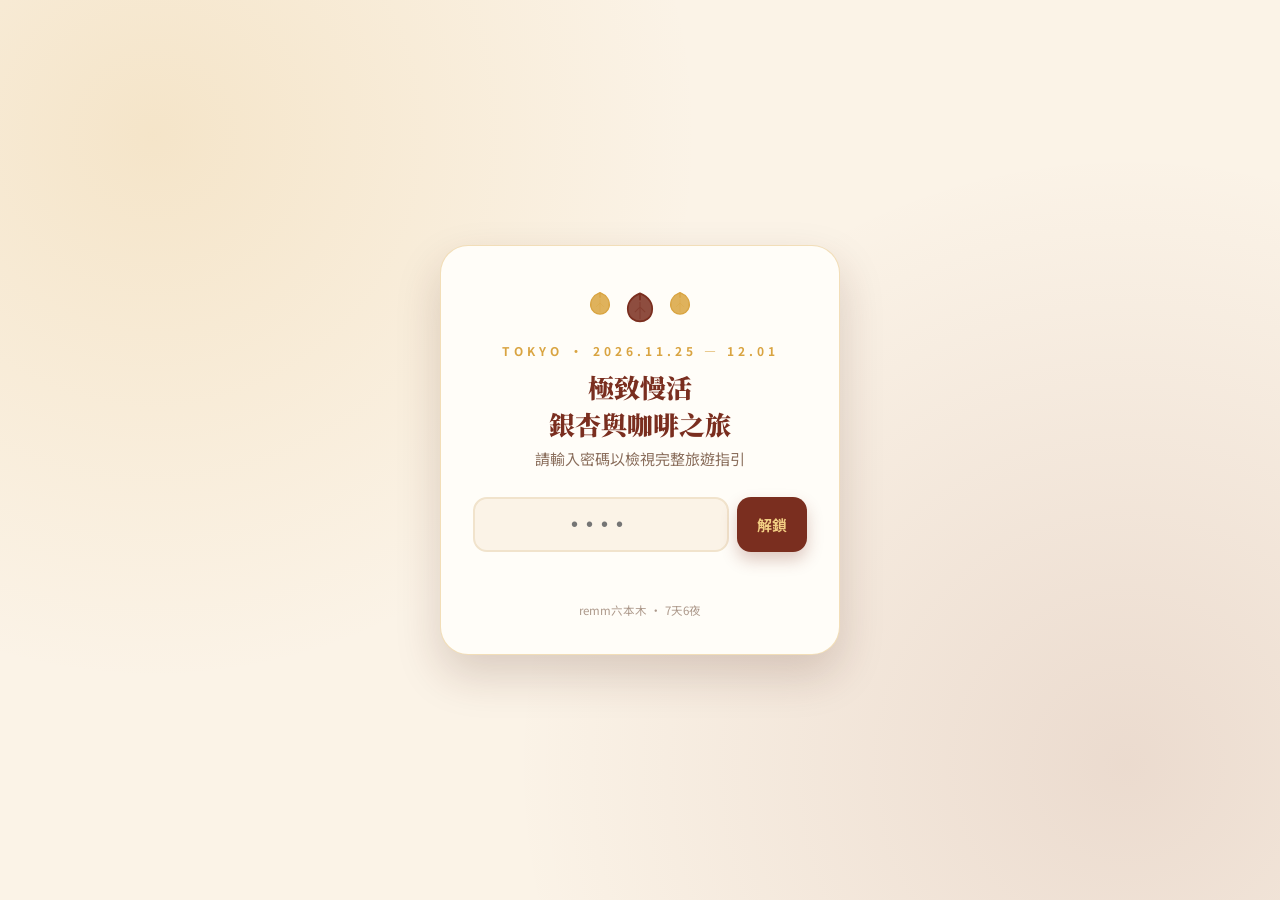
<file: index.html>
<!DOCTYPE html>
<html lang="zh-Hant">
<head>
<meta charset="UTF-8">
<meta name="viewport" content="width=device-width, initial-scale=1.0, maximum-scale=1.0">
<title>極致慢活・銀杏與咖啡之旅｜東京 7 天 6 夜</title>
<link rel="preconnect" href="https://fonts.googleapis.com">
<link rel="preconnect" href="https://fonts.gstatic.com" crossorigin>
<link href="https://fonts.googleapis.com/css2?family=Noto+Serif+TC:wght@500;700;900&family=Noto+Sans+TC:wght@400;500;700&display=swap" rel="stylesheet">
<link rel="stylesheet" href="style.css">
</head>
<body>

<!-- ===================== LOADING ===================== -->
<div id="loadingMsg">
  <span class="leaf" style="display:inline-block;"><svg width="40" height="40" viewBox="0 0 40 40" fill="none"><path d="M20 4 C10 8 4 16 6 26 C7.5 33 14 37 20 37 C26 37 32.5 33 34 26 C36 16 30 8 20 4 Z" stroke="#D9A441" stroke-width="2" fill="#D9A441" fill-opacity="0.85"/></svg></span>
  <p>資料載入中…</p>
</div>
<div id="loadErr"><p></p></div>

<!-- ===================== LOCK SCREEN ===================== -->
<div id="lockScreen" style="display:none;">
  <div class="lock-card">
    <div class="leaf-row" id="lockLeaves"></div>
    <div class="lock-eyebrow" id="lockEyebrow"></div>
    <h1 class="lock-title" id="lockTitle"></h1>
    <p class="lock-sub">請輸入密碼以檢視完整旅遊指引</p>
    <div class="lock-input-wrap">
      <input id="pwInput" type="password" inputmode="numeric" maxlength="4" placeholder="••••">
      <button id="unlockBtn">解鎖</button>
    </div>
    <div class="lock-error" id="lockError"></div>
    <div class="lock-hint" id="lockHint"></div>
  </div>
</div>

<!-- ===================== APP ===================== -->
<div id="app">
  <div class="app-header">
    <div class="app-header-inner">
      <div class="app-eyebrow" id="headerEyebrow"></div>
      <h1 class="app-title" id="headerTitle"></h1>
      <div class="app-dates" id="headerDates"></div>
    </div>
  </div>

  <div class="container">

    <!-- 行程 -->
    <div class="panel active" id="panel-itinerary">
      <div class="day-selector" id="daySelector"></div>
      <div id="dayThemeWrap"></div>
      <div class="timeline" id="dayTimeline"></div>
    </div>

    <!-- 花費 -->
    <div class="panel" id="panel-budget">
      <div class="section-head">
        <div class="section-eyebrow">Budget</div>
        <h2 class="section-title">預估／實際花費</h2>
      </div>
      <div class="budget-summary">
        <div class="sbox"><div class="slabel">預估總計</div><div class="sval" id="estTotal">¥0</div></div>
        <div class="sbox total"><div class="slabel">實際總計</div><div class="sval" id="actTotal">¥0</div></div>
      </div>
      <div id="budgetRows"></div>
      <button class="add-row-btn" id="addBudgetRow">＋ 新增花費項目</button>
      <div class="data-io-row" style="margin-top:16px;">
        <button class="io-btn primary" id="exportBudget">⬇ 匯出花費 JSON</button>
        <label class="io-btn">⬆ 匯入花費 JSON<input type="file" id="importBudgetFile" accept="application/json"></label>
      </div>
      <div class="io-note">匯出的檔案可作為備份，或之後手動更新回你的 GitHub repo</div>
    </div>

    <!-- 注意事項 -->
    <div class="panel" id="panel-notes">
      <div class="section-head">
        <div class="section-eyebrow">Important</div>
        <h2 class="section-title">注意事項</h2>
      </div>
      <div id="notesWrap"></div>
    </div>

    <!-- 備案 -->
    <div class="panel" id="panel-backup">
      <div class="section-head">
        <div class="section-eyebrow">Rain Backup</div>
        <h2 class="section-title">☔ 備案選項</h2>
      </div>
      <div id="backupWrap"></div>
    </div>

    <!-- 待辦 -->
    <div class="panel" id="panel-todo">
      <div class="section-head">
        <div class="section-eyebrow">Checklist</div>
        <h2 class="section-title">待辦事項</h2>
      </div>
      <div class="todo-add">
        <input id="todoInput" placeholder="新增待辦事項…">
        <button id="todoAddBtn">＋</button>
      </div>
      <div id="todoList"></div>
      <div class="data-io-row" style="margin-top:16px;">
        <button class="io-btn primary" id="exportTodo">⬇ 匯出待辦 JSON</button>
        <label class="io-btn">⬆ 匯入待辦 JSON<input type="file" id="importTodoFile" accept="application/json"></label>
      </div>
      <div class="io-note">匯出的檔案可作為備份，或之後手動更新回你的 GitHub repo</div>
    </div>

  </div>
</div>

<!-- ===================== BOTTOM NAV ===================== -->
<div class="bottom-nav" id="bottomNav" style="display:none;">
  <div class="bottom-nav-inner">
    <button class="nav-btn active" data-panel="itinerary"><span class="nicon">🗓️</span>行程</button>
    <button class="nav-btn" data-panel="budget"><span class="nicon">💰</span>花費</button>
    <button class="nav-btn" data-panel="notes"><span class="nicon">📌</span>注意事項</button>
    <button class="nav-btn" data-panel="backup"><span class="nicon">☔</span>備案</button>
    <button class="nav-btn" data-panel="todo"><span class="nicon">✅</span>待辦</button>
  </div>
</div>

<script src="assets/app.js"></script>
</body>
</html>
</file>
<file: style.css>
:root{
  --cream:#FBF3E7;
  --cream-deep:#F1E3CC;
  --paper:#FFFDF8;
  --ink:#4A3428;
  --ink-soft:#8A6E5C;
  --maple:#7A2E1F;
  --maple-deep:#4A1B12;
  --gold:#D9A441;
  --gold-light:#F1CD82;
  --terracotta:#C97B4A;
  --white:#FFFFFF;
  --cat-transport:#7593B0;
  --cat-sight:#C99A3A;
  --cat-food:#B5533C;
  --cat-shop:#B06A8F;
  --cat-rest:#7C9473;
  --shadow: 0 6px 18px rgba(122,46,31,0.10);
  --radius: 18px;
}
*{box-sizing:border-box; -webkit-tap-highlight-color:transparent;}
html,body{margin:0;padding:0;}
body{
  font-family:'Noto Sans TC', sans-serif;
  background:var(--cream);
  color:var(--ink);
  min-height:100vh;
  overflow-x:hidden;
}
h1,h2,h3,.serif{font-family:'Noto Serif TC', serif;}
button{font-family:inherit; cursor:pointer;}
a{color:inherit;}

/* ---------- decorative leaf ---------- */
.leaf{display:inline-block;}
.leaf svg{display:block;}

/* ---------- LOCK SCREEN ---------- */
#lockScreen{
  position:fixed; inset:0; z-index:50;
  display:flex; align-items:center; justify-content:center;
  background:
    radial-gradient(circle at 12% 15%, rgba(217,164,65,0.18), transparent 40%),
    radial-gradient(circle at 88% 85%, rgba(122,46,31,0.12), transparent 45%),
    var(--cream);
  padding:24px;
}
.lock-card{
  width:100%; max-width:400px;
  background:var(--paper);
  border-radius:28px;
  padding:44px 32px 36px;
  text-align:center;
  box-shadow:0 20px 45px rgba(74,27,18,0.18);
  border:1px solid rgba(217,164,65,0.35);
  position:relative;
}
.lock-card .leaf-row{display:flex; justify-content:center; gap:10px; margin-bottom:18px;}
.lock-eyebrow{
  font-size:12px; letter-spacing:4px; color:var(--gold); font-weight:700;
  text-transform:uppercase; margin-bottom:10px;
}
.lock-title{
  font-size:26px; font-weight:900; color:var(--maple); line-height:1.4; margin:0 0 6px;
}
.lock-sub{font-size:15px; color:var(--ink-soft); margin:0 0 28px;}
.lock-input-wrap{display:flex; gap:8px; margin-bottom:10px;}
#pwInput{
  flex:1; min-width:0; padding:14px 16px; border-radius:14px;
  border:2px solid var(--cream-deep); background:var(--cream);
  font-size:20px; letter-spacing:8px; text-align:center; color:var(--maple);
  outline:none; transition:border-color .2s;
}
#pwInput:focus{border-color:var(--gold);}
#unlockBtn{
  padding:14px 20px; border-radius:14px; border:none;
  background:var(--maple); color:var(--gold-light); font-weight:700; font-size:15px;
  box-shadow:0 8px 16px rgba(122,46,31,0.25);
}
#unlockBtn:active{transform:translateY(1px);}
.lock-error{height:18px; font-size:12.5px; color:#B5533C; font-weight:700; margin-top:4px;}
.lock-hint{margin-top:22px; font-size:11.5px; color:var(--ink-soft); opacity:.7;}

/* ---------- APP SHELL ---------- */
#app{display:none; min-height:100vh; padding-bottom:88px;}
#app.unlocked{display:block;}

.app-header{
  background:linear-gradient(135deg, var(--maple) 0%, var(--maple-deep) 100%);
  color:var(--white); padding:22px 20px 26px;
  border-radius:0 0 28px 28px;
  position:relative; overflow:hidden;
}
.app-header::before{
  content:""; position:absolute; right:-30px; top:-40px; width:150px; height:150px;
  border-radius:50%; background:rgba(217,164,65,0.18);
}
.app-header::after{
  content:""; position:absolute; left:-40px; bottom:-50px; width:120px; height:120px;
  border-radius:50%; background:rgba(217,164,65,0.10);
}
.app-header-inner{position:relative; z-index:1; max-width:760px; margin:0 auto;}
.app-eyebrow{font-size:11px; letter-spacing:3px; color:var(--gold-light); font-weight:700; text-transform:uppercase;}
.app-title{font-size:24px; font-weight:900; margin:6px 0 4px; line-height:1.35;}
.app-dates{font-size:14px; color:#E8D2B0;}

.container{max-width:760px; margin:0 auto; padding:18px 16px 10px;}

/* ---------- TAB PANELS ---------- */
.panel{display:none;}
.panel.active{display:block; animation:fadeUp .35s ease;}
@keyframes fadeUp{from{opacity:0; transform:translateY(8px);} to{opacity:1; transform:translateY(0);}}

/* ---------- DAY SELECTOR ---------- */
.day-selector{
  display:flex; gap:10px; overflow-x:auto; padding:4px 2px 14px;
  scrollbar-width:none;
}
.day-selector::-webkit-scrollbar{display:none;}
.day-btn{
  flex:0 0 auto; width:62px; height:74px; border-radius:18px; border:2px solid transparent;
  background:var(--white); box-shadow:var(--shadow);
  display:flex; flex-direction:column; align-items:center; justify-content:center; gap:2px;
  color:var(--ink-soft); transition:all .2s;
}
.day-btn .dnum{font-family:'Noto Serif TC',serif; font-size:20px; font-weight:900; color:var(--maple);}
.day-btn .dlabel{font-size:9px; letter-spacing:1px; color:var(--ink-soft); text-transform:uppercase;}
.day-btn .ddate{font-size:12.5px; font-weight:700; color:var(--ink-soft);}
.day-btn.active{
  background:var(--maple); border-color:var(--gold);
  transform:translateY(-3px);
  box-shadow:0 10px 20px rgba(122,46,31,0.30);
}
.day-btn.active .dnum{color:var(--gold-light);}
.day-btn.active .dlabel{color:var(--gold-light);}
.day-btn.active .ddate{color:#F1E3CC;}

/* ---------- DAY THEME HEADER ---------- */
.day-theme-card{
  background:linear-gradient(135deg, var(--gold-light), var(--gold));
  border-radius:20px; padding:18px 20px; margin-bottom:18px;
  box-shadow:var(--shadow);
}
.day-theme-eyebrow{font-size:11px; font-weight:700; color:var(--maple-deep); letter-spacing:2px;}
.day-theme-title{font-size:21px; font-weight:900; color:var(--maple-deep); margin:4px 0 0; line-height:1.5;}

/* ---------- TIMELINE ---------- */
.timeline{position:relative; padding-left:14px;}
.timeline::before{
  content:""; position:absolute; left:0; top:6px; bottom:6px; width:2px;
  background:repeating-linear-gradient(to bottom, var(--gold) 0 6px, transparent 6px 12px);
}
.tl-item{position:relative; margin-bottom:16px; padding-left:20px;}
.tl-dot{
  position:absolute; left:-19px; top:20px; width:10px; height:10px; border-radius:50%;
  background:var(--gold); border:2px solid var(--paper); box-shadow:0 0 0 2px var(--gold);
}
.card{
  background:var(--white); border-radius:var(--radius); padding:16px 18px;
  box-shadow:var(--shadow); border:1px solid rgba(122,46,31,0.06);
}
.card-top{display:flex; justify-content:space-between; align-items:flex-start; gap:10px; margin-bottom:6px;}
.card-time{font-family:'Noto Serif TC',serif; font-weight:700; color:var(--maple); font-size:16px;}
.cat-chip{
  display:inline-flex; align-items:center; gap:4px; padding:5px 12px; border-radius:999px;
  font-size:12.5px; font-weight:700; color:#fff; white-space:nowrap;
}
.card-title{font-size:18px; font-weight:700; color:var(--ink); margin:2px 0 4px; line-height:1.4;}
.card-detail{font-size:14.5px; color:var(--ink-soft); line-height:1.6; margin:0 0 10px;}
.map-btn{
  display:inline-flex; align-items:center; gap:6px; font-size:13.5px; font-weight:700;
  color:var(--maple); background:var(--cream); padding:7px 12px; border-radius:10px;
  text-decoration:none; border:1px solid var(--gold-light);
}
.map-btn:active{transform:scale(.97);}
.map-btn svg{width:13px; height:13px;}

/* ---------- SECTION HEADINGS (shared) ---------- */
.section-head{margin:6px 0 16px;}
.section-eyebrow{font-size:11px; letter-spacing:3px; color:var(--gold); font-weight:700; text-transform:uppercase;}
.section-title{font-size:24px; font-weight:900; color:var(--maple); margin:4px 0 0;}

/* ---------- BUDGET ---------- */
.budget-summary{
  display:grid; grid-template-columns:1fr 1fr; gap:10px; margin-bottom:18px;
}
.budget-summary .sbox{
  background:var(--white); border-radius:16px; padding:14px 16px; box-shadow:var(--shadow);
}
.sbox .slabel{font-size:11px; color:var(--ink-soft); font-weight:700;}
.sbox .sval{font-family:'Noto Serif TC',serif; font-size:24px; font-weight:900; color:var(--maple); margin-top:4px;}
.sbox.total{background:linear-gradient(135deg,var(--maple),var(--maple-deep)); color:#fff;}
.sbox.total .slabel{color:var(--gold-light);}
.sbox.total .sval{color:#fff;}

.budget-row{
  background:var(--white); border-radius:16px; padding:16px 18px; margin-bottom:12px; box-shadow:var(--shadow);
}
.budget-row-top{display:flex; justify-content:space-between; align-items:center; margin-bottom:4px;}
.budget-cat{font-weight:700; font-size:17px; color:var(--ink);}
.budget-est{font-size:14.5px; color:var(--gold); font-weight:700;}
.budget-detail{font-size:13.5px; color:var(--ink-soft); line-height:1.5; margin-bottom:10px;}
.budget-actual-wrap{display:flex; align-items:center; gap:8px;}
.budget-actual-wrap label{font-size:12px; color:var(--ink-soft); font-weight:700; white-space:nowrap;}
.budget-actual-wrap input{
  flex:1; min-width:0; padding:11px 12px; border-radius:10px; border:2px solid var(--cream-deep);
  background:var(--cream); font-size:16px; color:var(--maple); font-weight:700; outline:none;
}
.budget-actual-wrap input:focus{border-color:var(--gold);}
.budget-remove{
  border:none; background:transparent; color:var(--cat-food); font-size:18px; padding:0 4px; line-height:1;
}
.add-row-btn{
  width:100%; padding:13px; border-radius:14px; border:2px dashed var(--gold);
  background:transparent; color:var(--maple); font-weight:700; font-size:13.5px; margin-top:4px;
}

/* ---------- NOTES ---------- */
.note-block{
  background:var(--white); border-radius:18px; padding:18px 20px; margin-bottom:14px; box-shadow:var(--shadow);
}
.note-block h3{margin:0 0 10px; font-size:17px; color:var(--maple); display:flex; align-items:center; gap:8px;}
.note-block ul{margin:0; padding-left:18px;}
.note-block li{font-size:15px; line-height:1.9; color:var(--ink);}
.note-block li b{color:var(--maple);}

/* ---------- BACKUP ---------- */
.backup-card{
  background:var(--white); border-radius:18px; padding:18px 20px; margin-bottom:14px; box-shadow:var(--shadow);
  border-left:5px solid var(--cat-rest);
}
.backup-tag{
  display:inline-block; font-size:12.5px; font-weight:700; color:#fff; background:var(--cat-rest);
  padding:3px 10px; border-radius:999px; margin-bottom:8px;
}
.backup-card h3{margin:0 0 8px; font-size:18px; color:var(--ink);}
.backup-card p{font-size:14.5px; color:var(--ink-soft); line-height:1.75; margin:0 0 10px;}
.backup-transit{
  font-size:14px; background:var(--cream); border-radius:10px; padding:9px 12px; color:var(--ink);
  line-height:1.7; margin-bottom:10px;
}
.backup-transit b{color:var(--maple);}

/* ---------- TODO ---------- */
.todo-add{display:flex; gap:8px; margin-bottom:16px;}
#todoInput{
  flex:1; min-width:0; padding:14px 16px; border-radius:14px; border:2px solid var(--cream-deep);
  background:var(--white); font-size:16px; color:var(--ink); outline:none;
}
#todoInput:focus{border-color:var(--gold);}
#todoAddBtn{
  padding:0 18px; border-radius:14px; border:none; background:var(--maple); color:var(--gold-light);
  font-weight:900; font-size:20px;
}
.todo-item{
  display:flex; align-items:center; gap:12px; background:var(--white); border-radius:14px;
  padding:13px 14px; margin-bottom:9px; box-shadow:var(--shadow);
}
.todo-check{
  width:24px; height:24px; border-radius:50%; border:2px solid var(--gold); flex:0 0 auto;
  display:flex; align-items:center; justify-content:center; background:var(--cream);
}
.todo-check.checked{background:var(--maple); border-color:var(--maple);}
.todo-check svg{width:13px; height:13px; opacity:0; transition:opacity .15s;}
.todo-check.checked svg{opacity:1;}
.todo-text{flex:1; font-size:16px; color:var(--ink); line-height:1.5;}
.todo-text.done{color:var(--ink-soft); text-decoration:line-through;}
.todo-del{border:none; background:transparent; color:var(--cat-food); font-size:17px; padding:2px 4px;}
.todo-empty{text-align:center; color:var(--ink-soft); font-size:13px; padding:30px 0;}

/* ---------- BOTTOM NAV ---------- */
.bottom-nav{
  position:fixed; left:0; right:0; bottom:0; z-index:40;
  background:var(--paper); border-top:1px solid var(--cream-deep);
  box-shadow:0 -6px 20px rgba(74,27,18,0.10);
  display:flex; justify-content:center;
}
.bottom-nav-inner{
  max-width:760px; width:100%; display:flex;
}
.nav-btn{
  flex:1; background:none; border:none; padding:10px 4px 8px;
  display:flex; flex-direction:column; align-items:center; gap:3px;
  color:var(--ink-soft); font-size:12px; font-weight:700;
}
.nav-btn .nicon{font-size:23px; line-height:1;}
.nav-btn.active{color:var(--maple);}
.nav-btn.active .nicon{transform:translateY(-2px);}

@media (min-width:640px){
  .app-title{font-size:26px;}
  .container{padding:24px 24px 16px;}
  .budget-summary{grid-template-columns:repeat(3,1fr);}
}

/* ---------- LOADING STATE ---------- */
#loadingMsg{
  position:fixed; inset:0; z-index:60; display:flex; align-items:center; justify-content:center;
  background:var(--cream); flex-direction:column; gap:10px;
}
#loadingMsg .leaf{animation:spin 1.8s linear infinite;}
@keyframes spin{from{transform:rotate(0deg);}to{transform:rotate(360deg);}}
#loadingMsg p{color:var(--maple); font-weight:700; font-size:14px;}
#loadErr{
  position:fixed; inset:0; z-index:61; display:none; align-items:center; justify-content:center;
  background:var(--cream); padding:24px; text-align:center;
}
#loadErr.show{display:flex; flex-direction:column;}
#loadErr p{color:var(--maple); font-weight:700; font-size:14px; max-width:320px; line-height:1.7;}

/* ---------- EXPORT / IMPORT ---------- */
.data-io-row{display:flex; gap:10px; margin-bottom:16px;}
.io-btn{
  flex:1; padding:12px; border-radius:14px; border:2px solid var(--gold);
  background:var(--white); color:var(--maple); font-weight:700; font-size:13px;
  display:flex; align-items:center; justify-content:center; gap:6px;
}
.io-btn.primary{background:var(--maple); color:var(--gold-light); border-color:var(--maple);}
.io-btn input[type=file]{display:none;}
.io-note{font-size:11.5px; color:var(--ink-soft); text-align:center; margin:-6px 0 16px; line-height:1.6;}
</file>
<file: repo/assets/style.css>
:root{
  --cream:#FBF3E7;
  --cream-deep:#F1E3CC;
  --paper:#FFFDF8;
  --ink:#4A3428;
  --ink-soft:#8A6E5C;
  --maple:#7A2E1F;
  --maple-deep:#4A1B12;
  --gold:#D9A441;
  --gold-light:#F1CD82;
  --terracotta:#C97B4A;
  --white:#FFFFFF;
  --cat-transport:#7593B0;
  --cat-sight:#C99A3A;
  --cat-food:#B5533C;
  --cat-shop:#B06A8F;
  --cat-rest:#7C9473;
  --shadow: 0 6px 18px rgba(122,46,31,0.10);
  --radius: 18px;
}
*{box-sizing:border-box; -webkit-tap-highlight-color:transparent;}
html,body{margin:0;padding:0;}
body{
  font-family:'Noto Sans TC', sans-serif;
  background:var(--cream);
  color:var(--ink);
  min-height:100vh;
  overflow-x:hidden;
}
h1,h2,h3,.serif{font-family:'Noto Serif TC', serif;}
button{font-family:inherit; cursor:pointer;}
a{color:inherit;}

/* ---------- decorative leaf ---------- */
.leaf{display:inline-block;}
.leaf svg{display:block;}

/* ---------- LOCK SCREEN ---------- */
#lockScreen{
  position:fixed; inset:0; z-index:50;
  display:flex; align-items:center; justify-content:center;
  background:
    radial-gradient(circle at 12% 15%, rgba(217,164,65,0.18), transparent 40%),
    radial-gradient(circle at 88% 85%, rgba(122,46,31,0.12), transparent 45%),
    var(--cream);
  padding:24px;
}
.lock-card{
  width:100%; max-width:400px;
  background:var(--paper);
  border-radius:28px;
  padding:44px 32px 36px;
  text-align:center;
  box-shadow:0 20px 45px rgba(74,27,18,0.18);
  border:1px solid rgba(217,164,65,0.35);
  position:relative;
}
.lock-card .leaf-row{display:flex; justify-content:center; gap:10px; margin-bottom:18px;}
.lock-eyebrow{
  font-size:12px; letter-spacing:4px; color:var(--gold); font-weight:700;
  text-transform:uppercase; margin-bottom:10px;
}
.lock-title{
  font-size:26px; font-weight:900; color:var(--maple); line-height:1.4; margin:0 0 6px;
}
.lock-sub{font-size:15px; color:var(--ink-soft); margin:0 0 28px;}
.lock-input-wrap{display:flex; gap:8px; margin-bottom:10px;}
#pwInput{
  flex:1; min-width:0; padding:14px 16px; border-radius:14px;
  border:2px solid var(--cream-deep); background:var(--cream);
  font-size:20px; letter-spacing:8px; text-align:center; color:var(--maple);
  outline:none; transition:border-color .2s;
}
#pwInput:focus{border-color:var(--gold);}
#unlockBtn{
  padding:14px 20px; border-radius:14px; border:none;
  background:var(--maple); color:var(--gold-light); font-weight:700; font-size:15px;
  box-shadow:0 8px 16px rgba(122,46,31,0.25);
}
#unlockBtn:active{transform:translateY(1px);}
.lock-error{height:18px; font-size:12.5px; color:#B5533C; font-weight:700; margin-top:4px;}
.lock-hint{margin-top:22px; font-size:11.5px; color:var(--ink-soft); opacity:.7;}

/* ---------- APP SHELL ---------- */
#app{display:none; min-height:100vh; padding-bottom:88px;}
#app.unlocked{display:block;}

.app-header{
  background:linear-gradient(135deg, var(--maple) 0%, var(--maple-deep) 100%);
  color:var(--white); padding:22px 20px 26px;
  border-radius:0 0 28px 28px;
  position:relative; overflow:hidden;
}
.app-header::before{
  content:""; position:absolute; right:-30px; top:-40px; width:150px; height:150px;
  border-radius:50%; background:rgba(217,164,65,0.18);
}
.app-header::after{
  content:""; position:absolute; left:-40px; bottom:-50px; width:120px; height:120px;
  border-radius:50%; background:rgba(217,164,65,0.10);
}
.app-header-inner{position:relative; z-index:1; max-width:760px; margin:0 auto;}
.app-eyebrow{font-size:11px; letter-spacing:3px; color:var(--gold-light); font-weight:700; text-transform:uppercase;}
.app-title{font-size:24px; font-weight:900; margin:6px 0 4px; line-height:1.35;}
.app-dates{font-size:14px; color:#E8D2B0;}

.container{max-width:760px; margin:0 auto; padding:18px 16px 10px;}

/* ---------- TAB PANELS ---------- */
.panel{display:none;}
.panel.active{display:block; animation:fadeUp .35s ease;}
@keyframes fadeUp{from{opacity:0; transform:translateY(8px);} to{opacity:1; transform:translateY(0);}}

/* ---------- DAY SELECTOR ---------- */
.day-selector{
  display:flex; gap:10px; overflow-x:auto; padding:4px 2px 14px;
  scrollbar-width:none;
}
.day-selector::-webkit-scrollbar{display:none;}
.day-btn{
  flex:0 0 auto; width:62px; height:74px; border-radius:18px; border:2px solid transparent;
  background:var(--white); box-shadow:var(--shadow);
  display:flex; flex-direction:column; align-items:center; justify-content:center; gap:2px;
  color:var(--ink-soft); transition:all .2s;
}
.day-btn .dnum{font-family:'Noto Serif TC',serif; font-size:20px; font-weight:900; color:var(--maple);}
.day-btn .dlabel{font-size:9px; letter-spacing:1px; color:var(--ink-soft); text-transform:uppercase;}
.day-btn .ddate{font-size:12.5px; font-weight:700; color:var(--ink-soft);}
.day-btn.active{
  background:var(--maple); border-color:var(--gold);
  transform:translateY(-3px);
  box-shadow:0 10px 20px rgba(122,46,31,0.30);
}
.day-btn.active .dnum{color:var(--gold-light);}
.day-btn.active .dlabel{color:var(--gold-light);}
.day-btn.active .ddate{color:#F1E3CC;}

/* ---------- DAY THEME HEADER ---------- */
.day-theme-card{
  background:linear-gradient(135deg, var(--gold-light), var(--gold));
  border-radius:20px; padding:18px 20px; margin-bottom:18px;
  box-shadow:var(--shadow);
}
.day-theme-eyebrow{font-size:11px; font-weight:700; color:var(--maple-deep); letter-spacing:2px;}
.day-theme-title{font-size:21px; font-weight:900; color:var(--maple-deep); margin:4px 0 0; line-height:1.5;}

/* ---------- TIMELINE ---------- */
.timeline{position:relative; padding-left:14px;}
.timeline::before{
  content:""; position:absolute; left:0; top:6px; bottom:6px; width:2px;
  background:repeating-linear-gradient(to bottom, var(--gold) 0 6px, transparent 6px 12px);
}
.tl-item{position:relative; margin-bottom:16px; padding-left:20px;}
.tl-dot{
  position:absolute; left:-19px; top:20px; width:10px; height:10px; border-radius:50%;
  background:var(--gold); border:2px solid var(--paper); box-shadow:0 0 0 2px var(--gold);
}
.card{
  background:var(--white); border-radius:var(--radius); padding:16px 18px;
  box-shadow:var(--shadow); border:1px solid rgba(122,46,31,0.06);
}
.card-top{display:flex; justify-content:space-between; align-items:flex-start; gap:10px; margin-bottom:6px;}
.card-time{font-family:'Noto Serif TC',serif; font-weight:700; color:var(--maple); font-size:16px;}
.cat-chip{
  display:inline-flex; align-items:center; gap:4px; padding:5px 12px; border-radius:999px;
  font-size:12.5px; font-weight:700; color:#fff; white-space:nowrap;
}
.card-title{font-size:18px; font-weight:700; color:var(--ink); margin:2px 0 4px; line-height:1.4;}
.card-detail{font-size:14.5px; color:var(--ink-soft); line-height:1.6; margin:0 0 10px;}
.map-btn{
  display:inline-flex; align-items:center; gap:6px; font-size:13.5px; font-weight:700;
  color:var(--maple); background:var(--cream); padding:7px 12px; border-radius:10px;
  text-decoration:none; border:1px solid var(--gold-light);
}
.map-btn:active{transform:scale(.97);}
.map-btn svg{width:13px; height:13px;}

/* ---------- SECTION HEADINGS (shared) ---------- */
.section-head{margin:6px 0 16px;}
.section-eyebrow{font-size:11px; letter-spacing:3px; color:var(--gold); font-weight:700; text-transform:uppercase;}
.section-title{font-size:24px; font-weight:900; color:var(--maple); margin:4px 0 0;}

/* ---------- BUDGET ---------- */
.budget-summary{
  display:grid; grid-template-columns:1fr 1fr; gap:10px; margin-bottom:18px;
}
.budget-summary .sbox{
  background:var(--white); border-radius:16px; padding:14px 16px; box-shadow:var(--shadow);
}
.sbox .slabel{font-size:11px; color:var(--ink-soft); font-weight:700;}
.sbox .sval{font-family:'Noto Serif TC',serif; font-size:24px; font-weight:900; color:var(--maple); margin-top:4px;}
.sbox.total{background:linear-gradient(135deg,var(--maple),var(--maple-deep)); color:#fff;}
.sbox.total .slabel{color:var(--gold-light);}
.sbox.total .sval{color:#fff;}

.budget-row{
  background:var(--white); border-radius:16px; padding:16px 18px; margin-bottom:12px; box-shadow:var(--shadow);
}
.budget-row-top{display:flex; justify-content:space-between; align-items:center; margin-bottom:4px;}
.budget-cat{font-weight:700; font-size:17px; color:var(--ink);}
.budget-est{font-size:14.5px; color:var(--gold); font-weight:700;}
.budget-detail{font-size:13.5px; color:var(--ink-soft); line-height:1.5; margin-bottom:10px;}
.budget-actual-wrap{display:flex; align-items:center; gap:8px;}
.budget-actual-wrap label{font-size:12px; color:var(--ink-soft); font-weight:700; white-space:nowrap;}
.budget-actual-wrap input{
  flex:1; min-width:0; padding:11px 12px; border-radius:10px; border:2px solid var(--cream-deep);
  background:var(--cream); font-size:16px; color:var(--maple); font-weight:700; outline:none;
}
.budget-actual-wrap input:focus{border-color:var(--gold);}
.budget-remove{
  border:none; background:transparent; color:var(--cat-food); font-size:18px; padding:0 4px; line-height:1;
}
.add-row-btn{
  width:100%; padding:13px; border-radius:14px; border:2px dashed var(--gold);
  background:transparent; color:var(--maple); font-weight:700; font-size:13.5px; margin-top:4px;
}

/* ---------- NOTES ---------- */
.note-block{
  background:var(--white); border-radius:18px; padding:18px 20px; margin-bottom:14px; box-shadow:var(--shadow);
}
.note-block h3{margin:0 0 10px; font-size:17px; color:var(--maple); display:flex; align-items:center; gap:8px;}
.note-block ul{margin:0; padding-left:18px;}
.note-block li{font-size:15px; line-height:1.9; color:var(--ink);}
.note-block li b{color:var(--maple);}

/* ---------- BACKUP ---------- */
.backup-card{
  background:var(--white); border-radius:18px; padding:18px 20px; margin-bottom:14px; box-shadow:var(--shadow);
  border-left:5px solid var(--cat-rest);
}
.backup-tag{
  display:inline-block; font-size:12.5px; font-weight:700; color:#fff; background:var(--cat-rest);
  padding:3px 10px; border-radius:999px; margin-bottom:8px;
}
.backup-card h3{margin:0 0 8px; font-size:18px; color:var(--ink);}
.backup-card p{font-size:14.5px; color:var(--ink-soft); line-height:1.75; margin:0 0 10px;}
.backup-transit{
  font-size:14px; background:var(--cream); border-radius:10px; padding:9px 12px; color:var(--ink);
  line-height:1.7; margin-bottom:10px;
}
.backup-transit b{color:var(--maple);}

/* ---------- TODO ---------- */
.todo-add{display:flex; gap:8px; margin-bottom:16px;}
#todoInput{
  flex:1; min-width:0; padding:14px 16px; border-radius:14px; border:2px solid var(--cream-deep);
  background:var(--white); font-size:16px; color:var(--ink); outline:none;
}
#todoInput:focus{border-color:var(--gold);}
#todoAddBtn{
  padding:0 18px; border-radius:14px; border:none; background:var(--maple); color:var(--gold-light);
  font-weight:900; font-size:20px;
}
.todo-item{
  display:flex; align-items:center; gap:12px; background:var(--white); border-radius:14px;
  padding:13px 14px; margin-bottom:9px; box-shadow:var(--shadow);
}
.todo-check{
  width:24px; height:24px; border-radius:50%; border:2px solid var(--gold); flex:0 0 auto;
  display:flex; align-items:center; justify-content:center; background:var(--cream);
}
.todo-check.checked{background:var(--maple); border-color:var(--maple);}
.todo-check svg{width:13px; height:13px; opacity:0; transition:opacity .15s;}
.todo-check.checked svg{opacity:1;}
.todo-text{flex:1; font-size:16px; color:var(--ink); line-height:1.5;}
.todo-text.done{color:var(--ink-soft); text-decoration:line-through;}
.todo-del{border:none; background:transparent; color:var(--cat-food); font-size:17px; padding:2px 4px;}
.todo-empty{text-align:center; color:var(--ink-soft); font-size:13px; padding:30px 0;}

/* ---------- BOTTOM NAV ---------- */
.bottom-nav{
  position:fixed; left:0; right:0; bottom:0; z-index:40;
  background:var(--paper); border-top:1px solid var(--cream-deep);
  box-shadow:0 -6px 20px rgba(74,27,18,0.10);
  display:flex; justify-content:center;
}
.bottom-nav-inner{
  max-width:760px; width:100%; display:flex;
}
.nav-btn{
  flex:1; background:none; border:none; padding:10px 4px 8px;
  display:flex; flex-direction:column; align-items:center; gap:3px;
  color:var(--ink-soft); font-size:12px; font-weight:700;
}
.nav-btn .nicon{font-size:23px; line-height:1;}
.nav-btn.active{color:var(--maple);}
.nav-btn.active .nicon{transform:translateY(-2px);}

@media (min-width:640px){
  .app-title{font-size:26px;}
  .container{padding:24px 24px 16px;}
  .budget-summary{grid-template-columns:repeat(3,1fr);}
}

/* ---------- LOADING STATE ---------- */
#loadingMsg{
  position:fixed; inset:0; z-index:60; display:flex; align-items:center; justify-content:center;
  background:var(--cream); flex-direction:column; gap:10px;
}
#loadingMsg .leaf{animation:spin 1.8s linear infinite;}
@keyframes spin{from{transform:rotate(0deg);}to{transform:rotate(360deg);}}
#loadingMsg p{color:var(--maple); font-weight:700; font-size:14px;}
#loadErr{
  position:fixed; inset:0; z-index:61; display:none; align-items:center; justify-content:center;
  background:var(--cream); padding:24px; text-align:center;
}
#loadErr.show{display:flex; flex-direction:column;}
#loadErr p{color:var(--maple); font-weight:700; font-size:14px; max-width:320px; line-height:1.7;}

/* ---------- EXPORT / IMPORT ---------- */
.data-io-row{display:flex; gap:10px; margin-bottom:16px;}
.io-btn{
  flex:1; padding:12px; border-radius:14px; border:2px solid var(--gold);
  background:var(--white); color:var(--maple); font-weight:700; font-size:13px;
  display:flex; align-items:center; justify-content:center; gap:6px;
}
.io-btn.primary{background:var(--maple); color:var(--gold-light); border-color:var(--maple);}
.io-btn input[type=file]{display:none;}
.io-note{font-size:11.5px; color:var(--ink-soft); text-align:center; margin:-6px 0 16px; line-height:1.6;}
</file>
